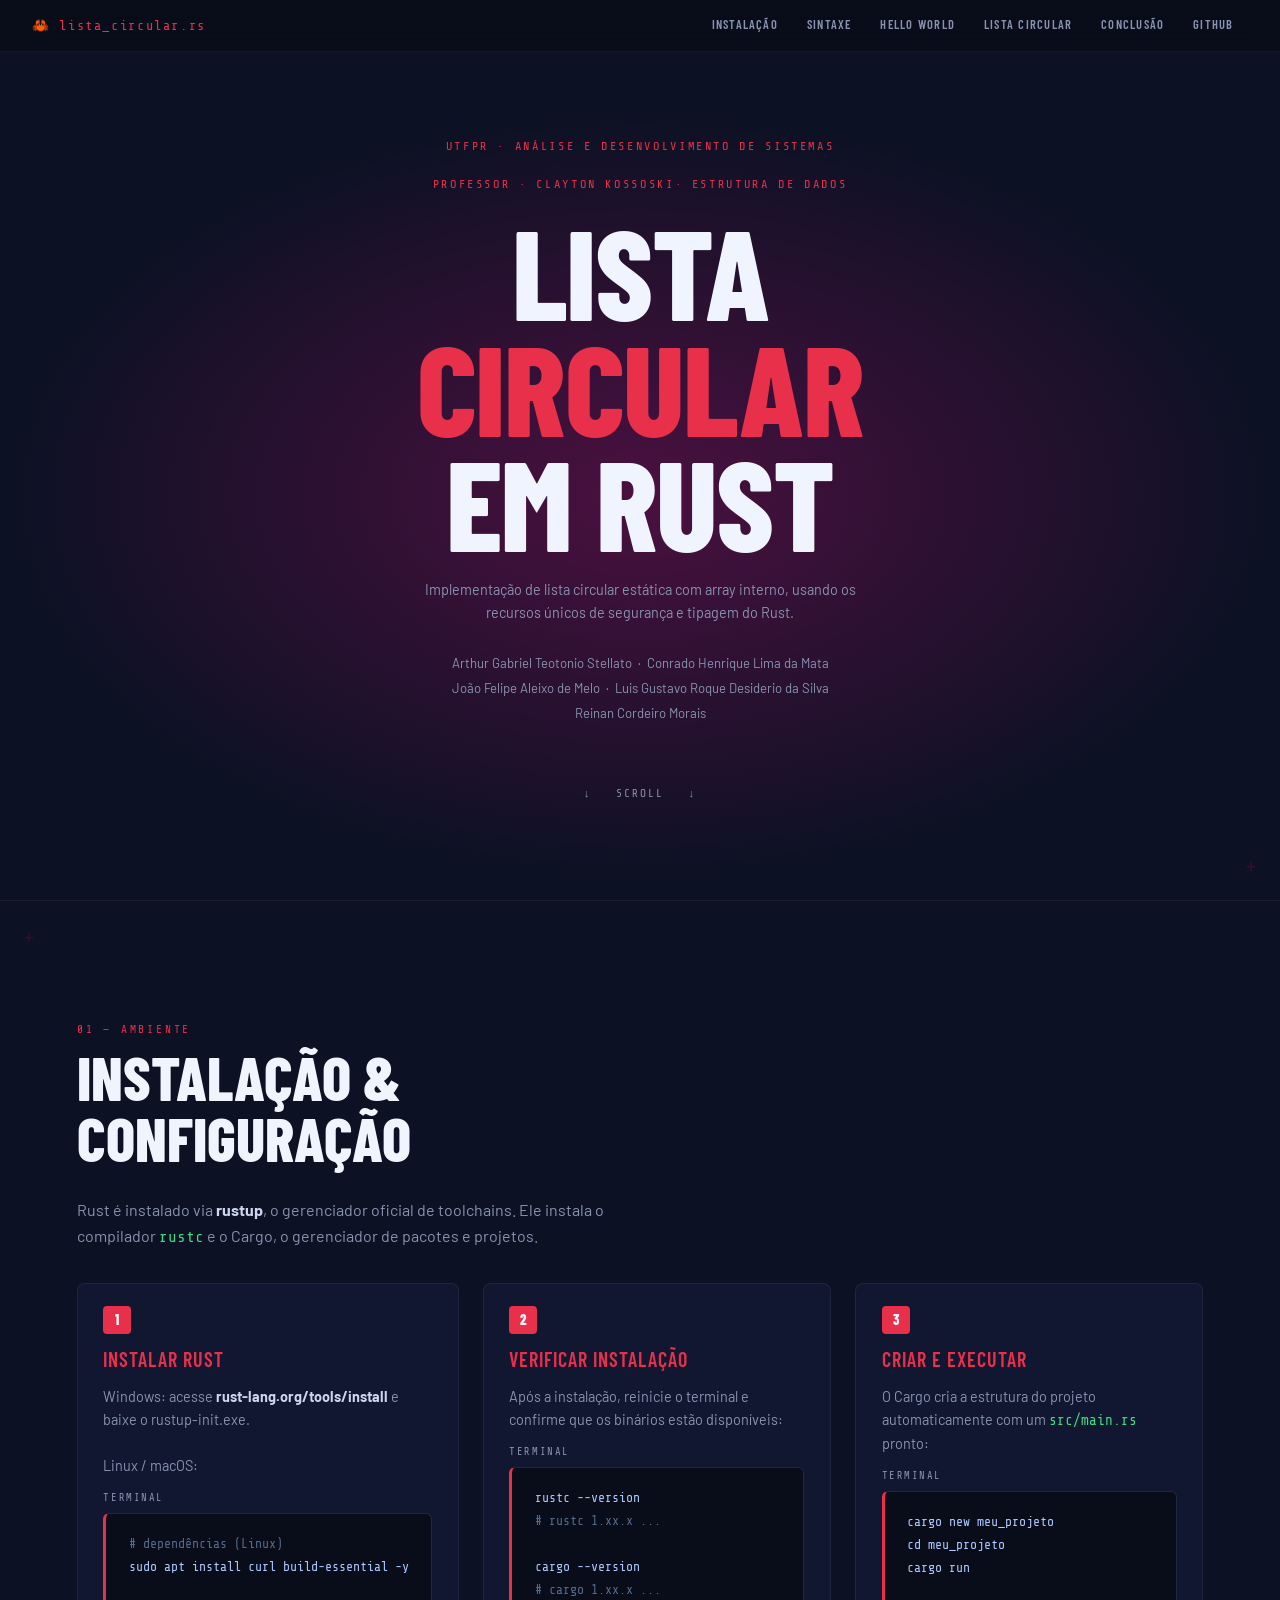
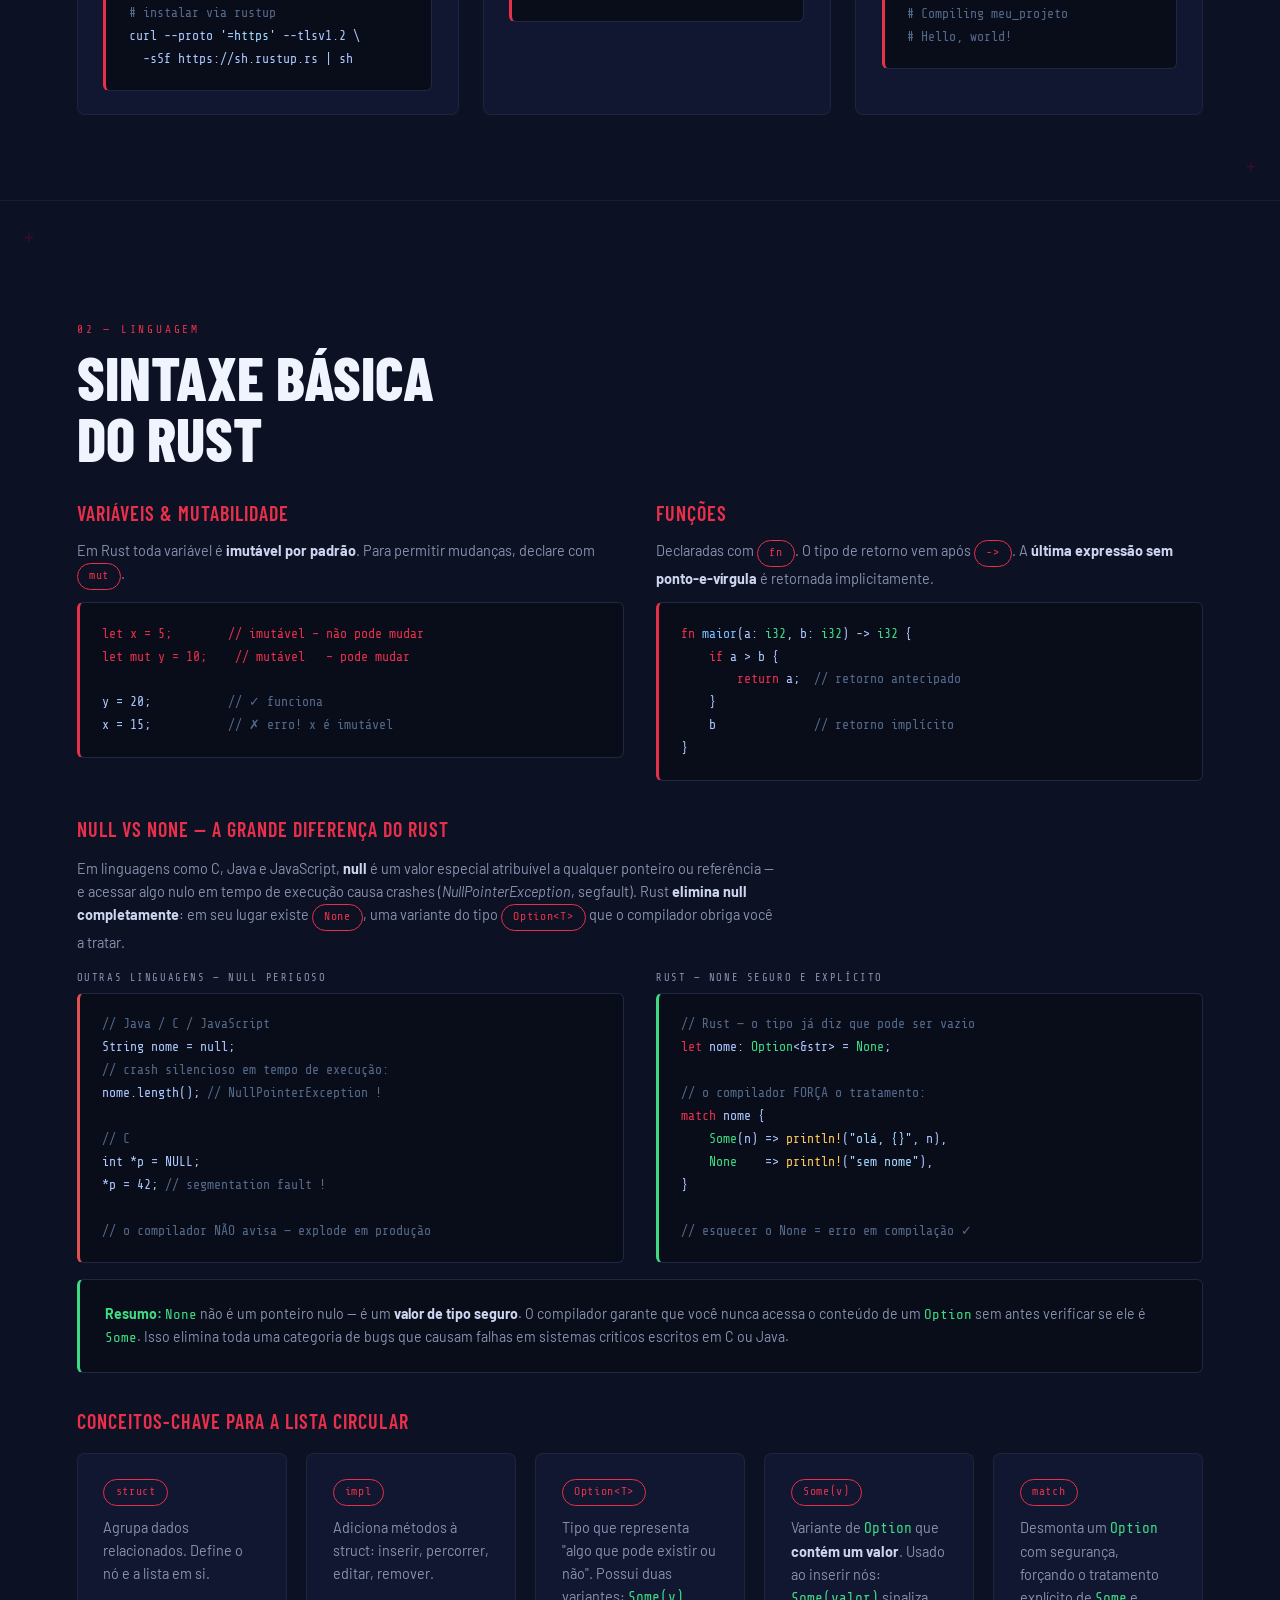
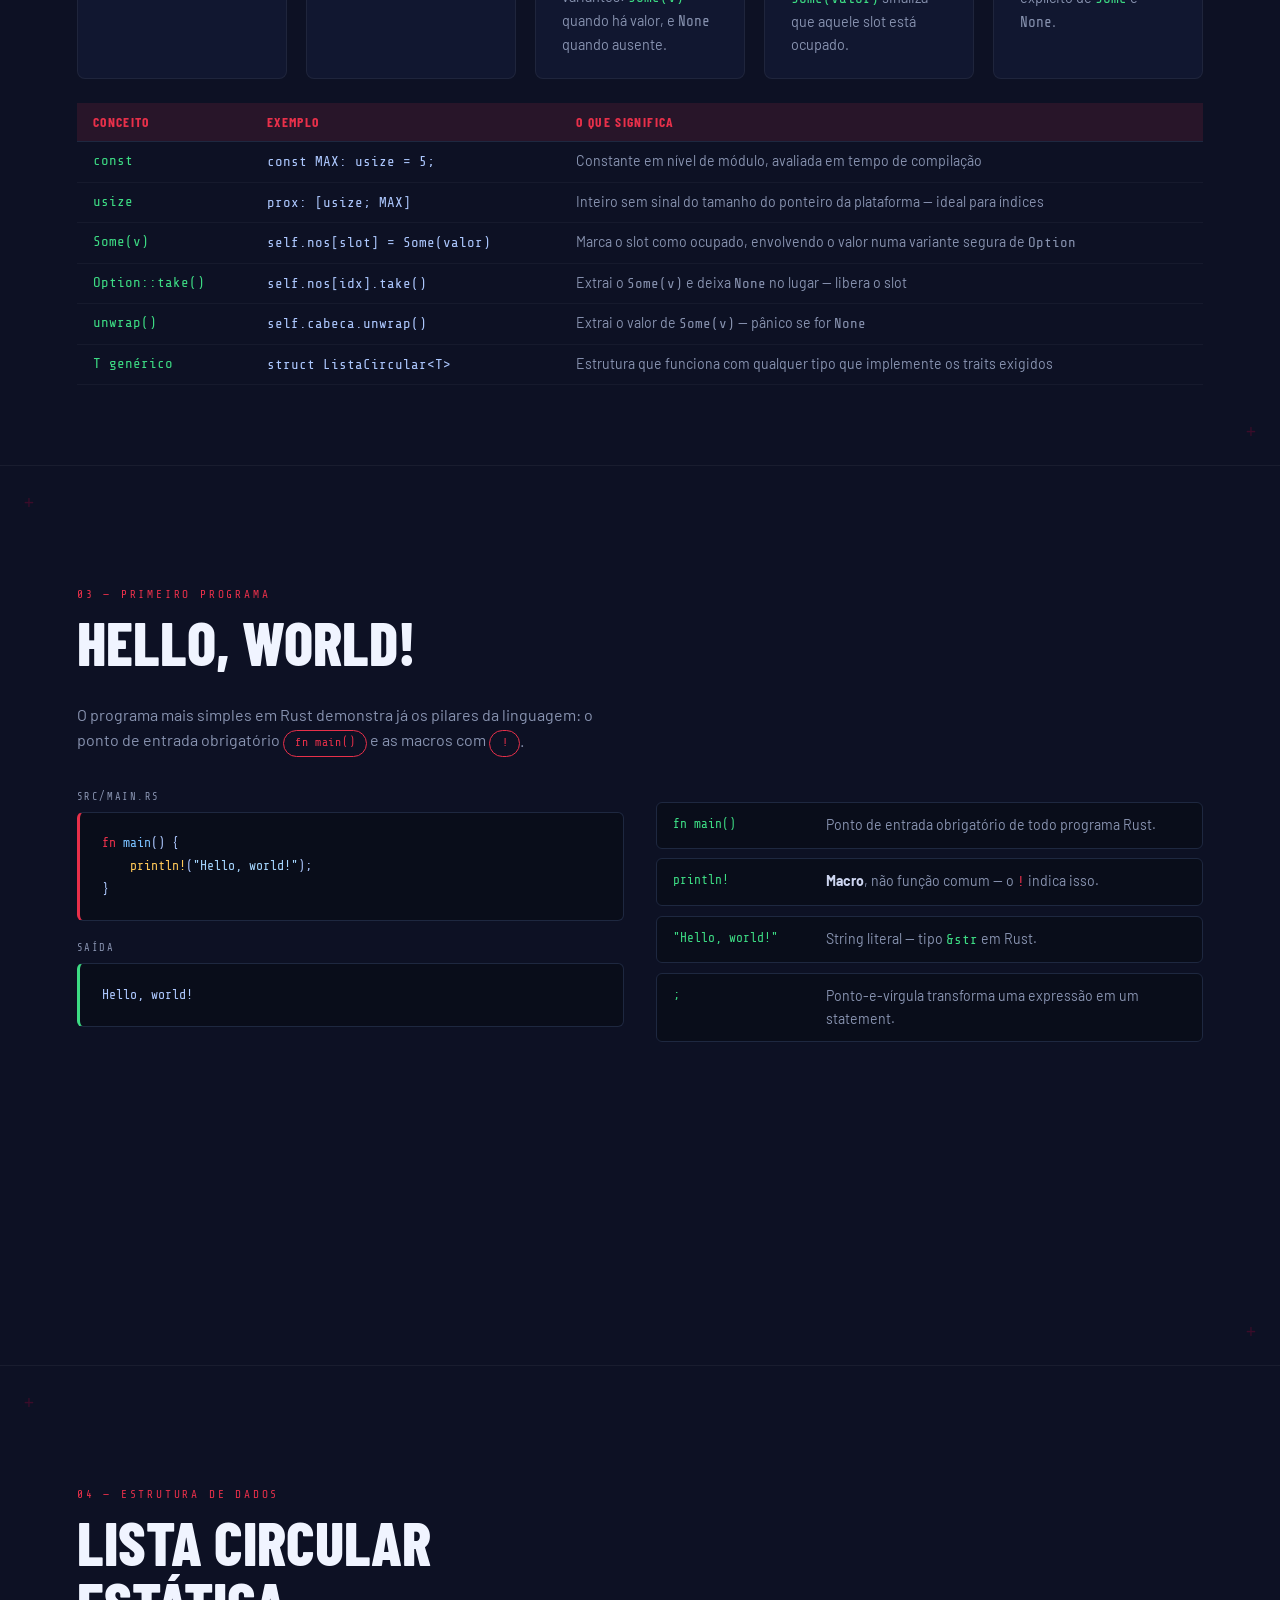
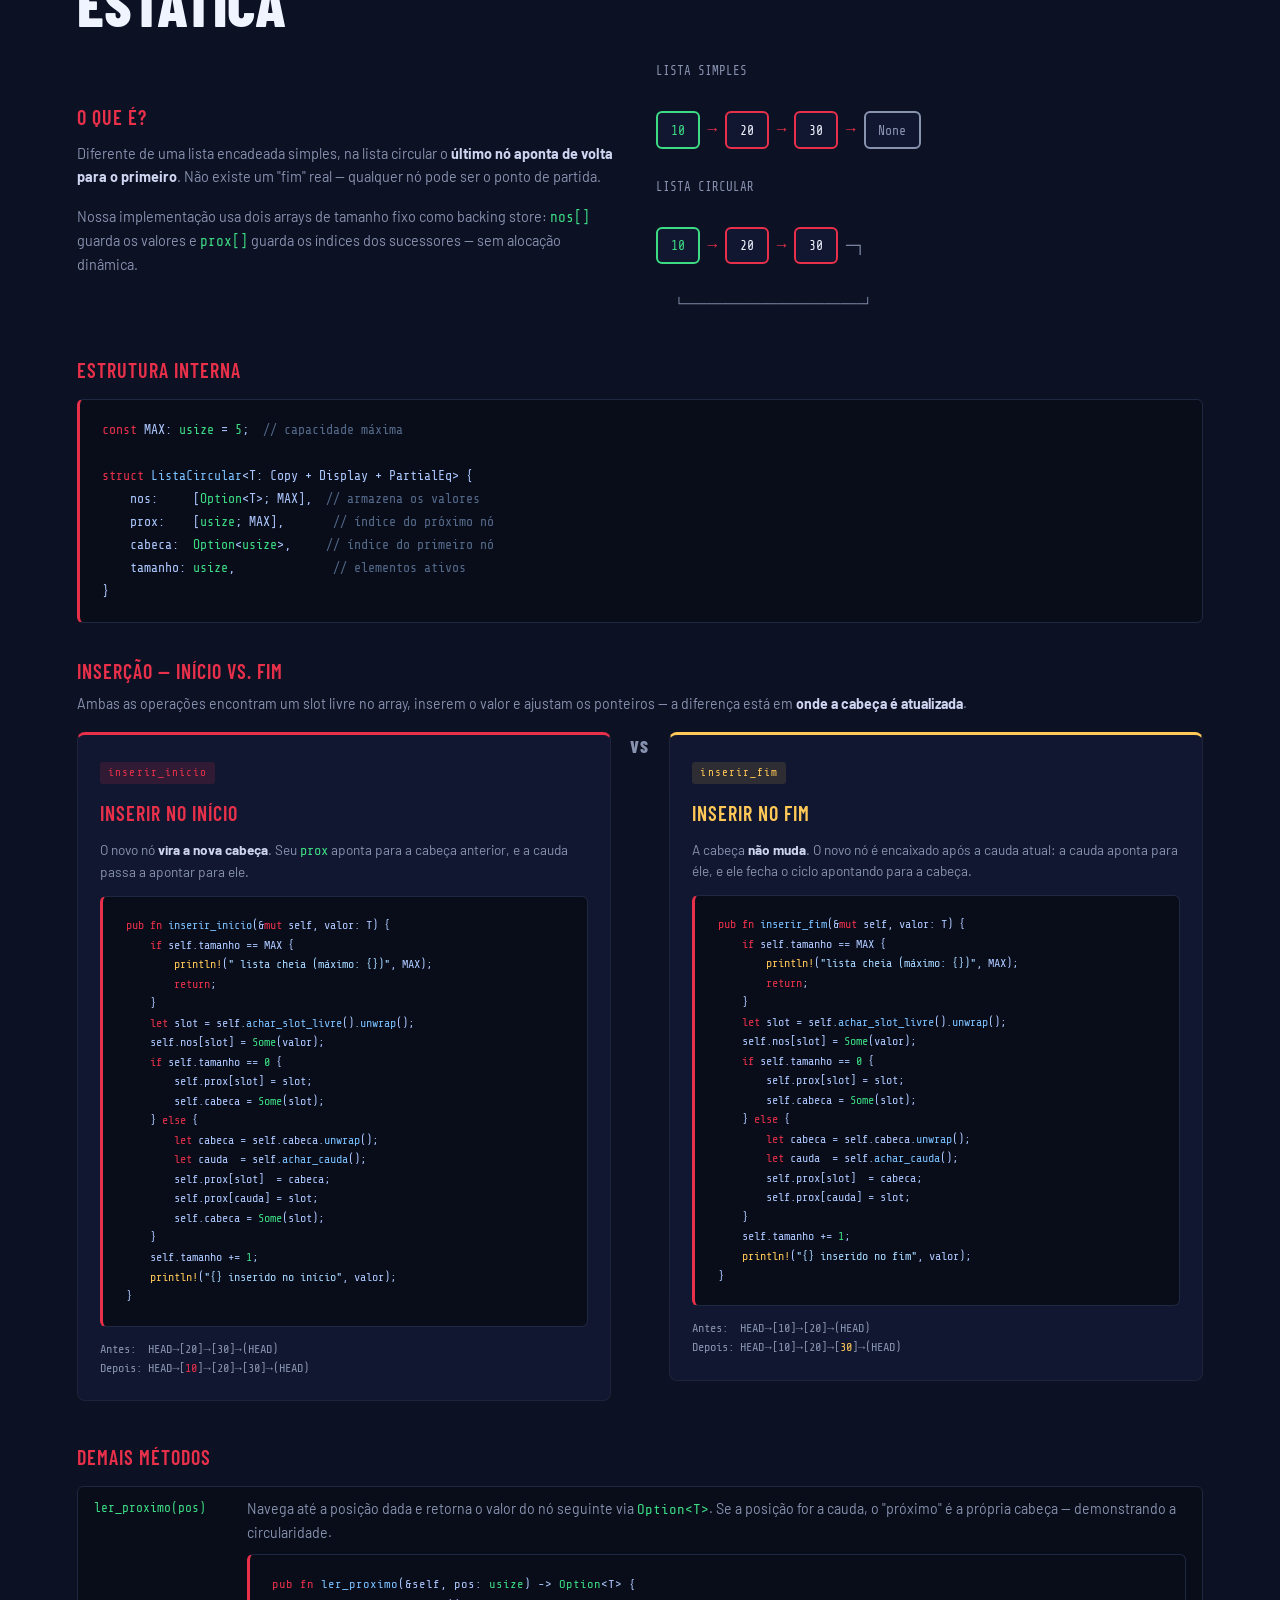
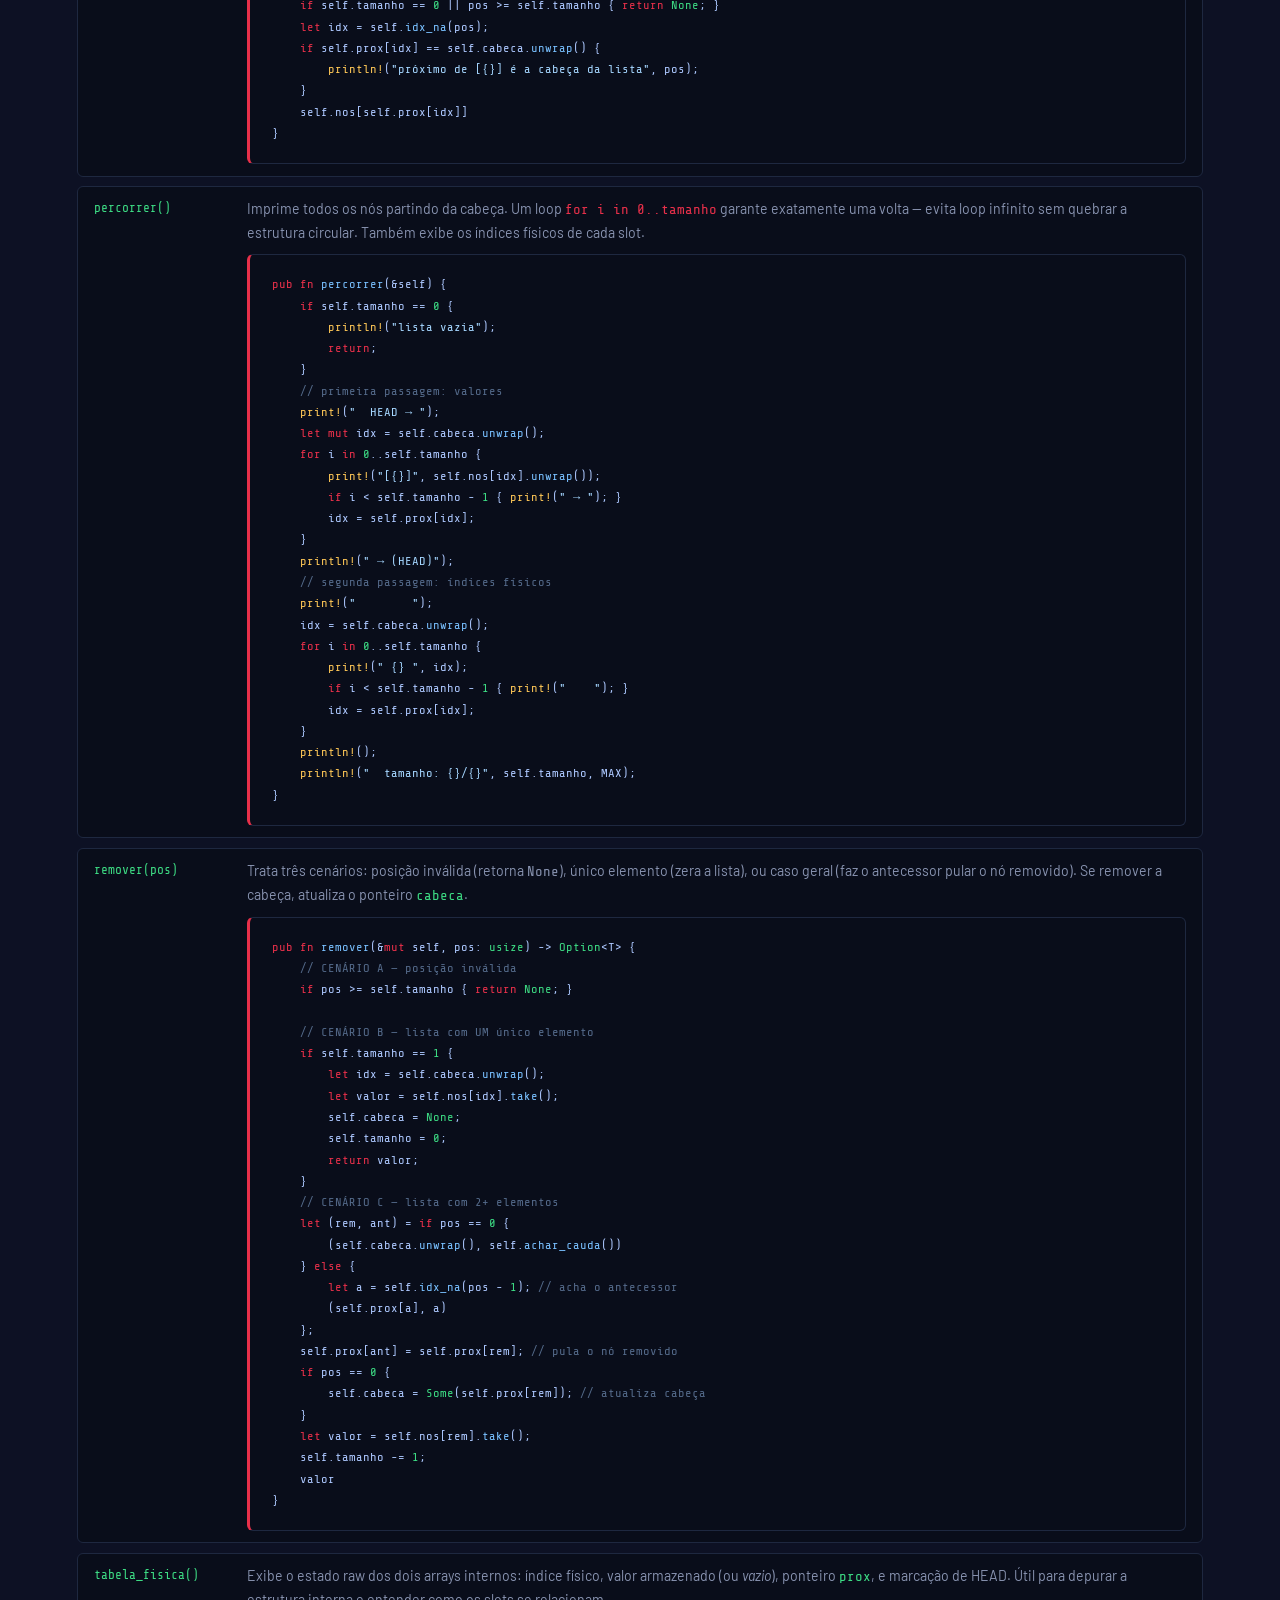
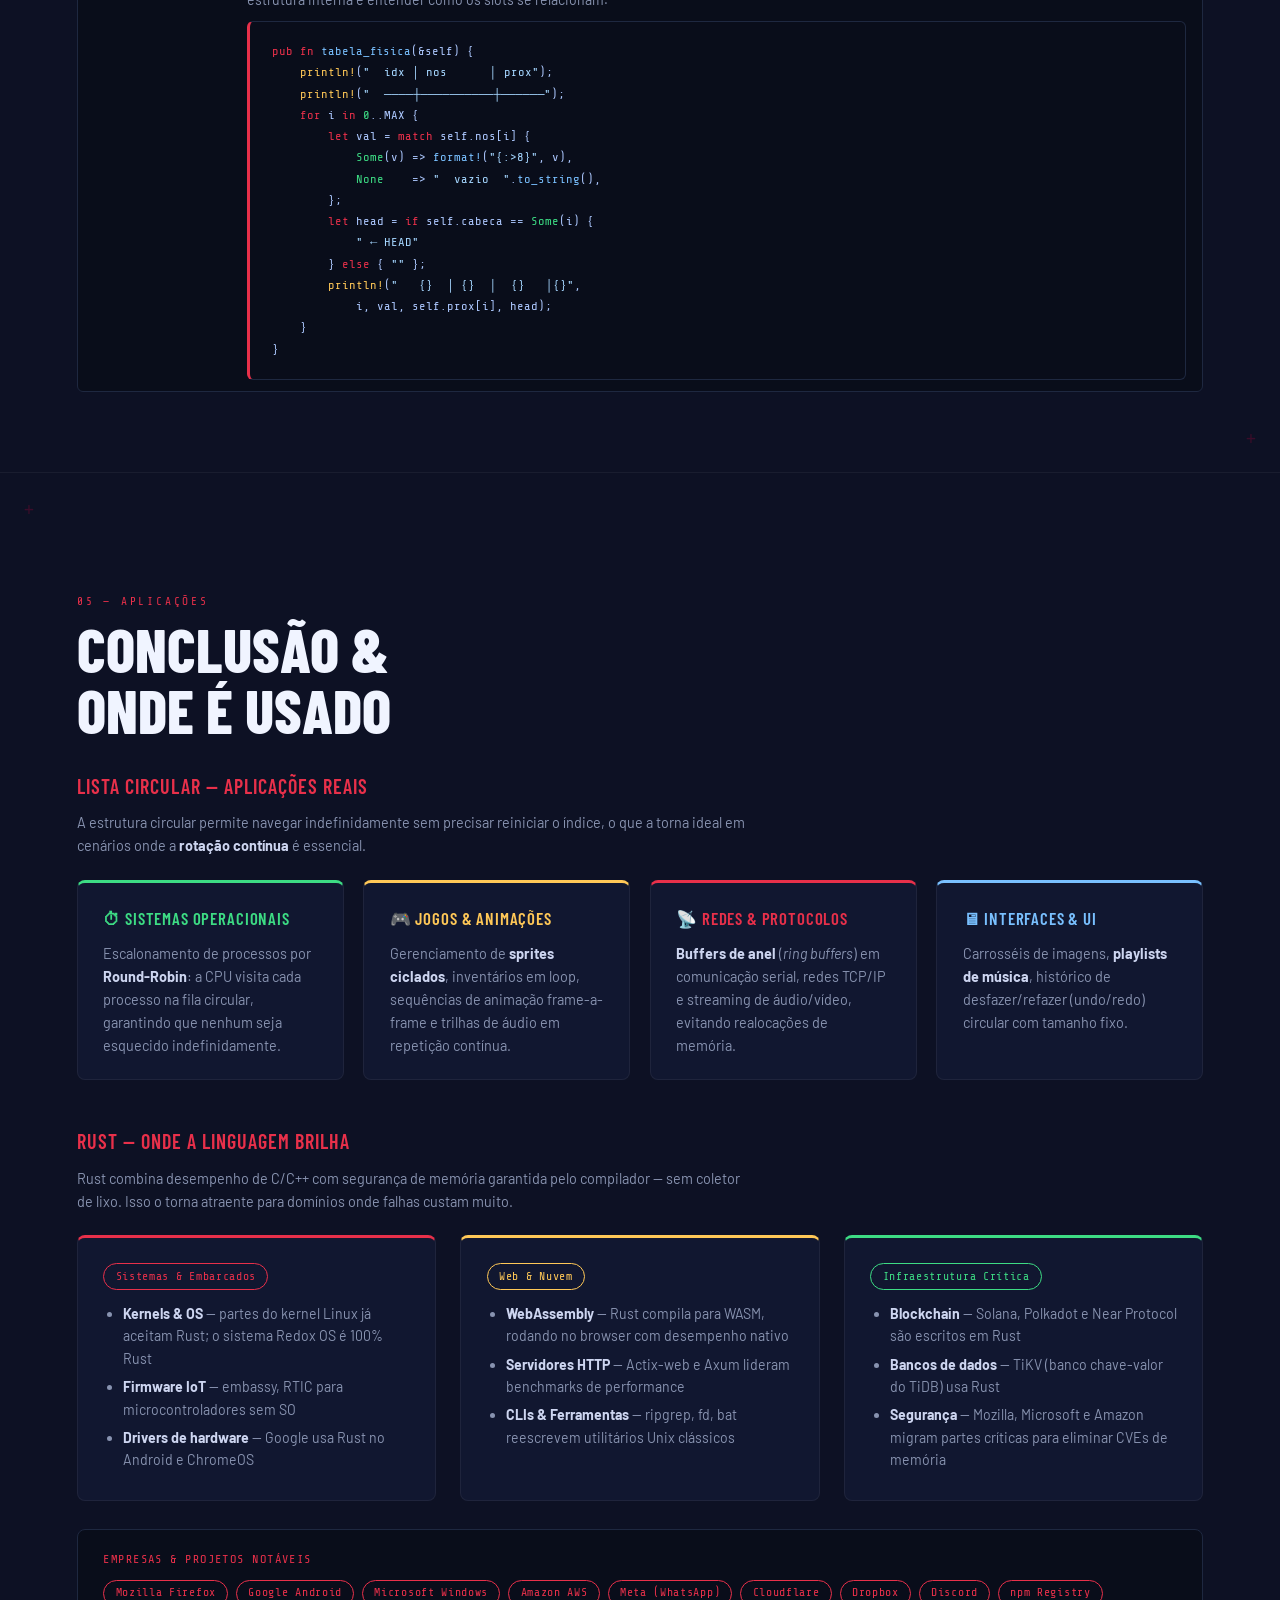
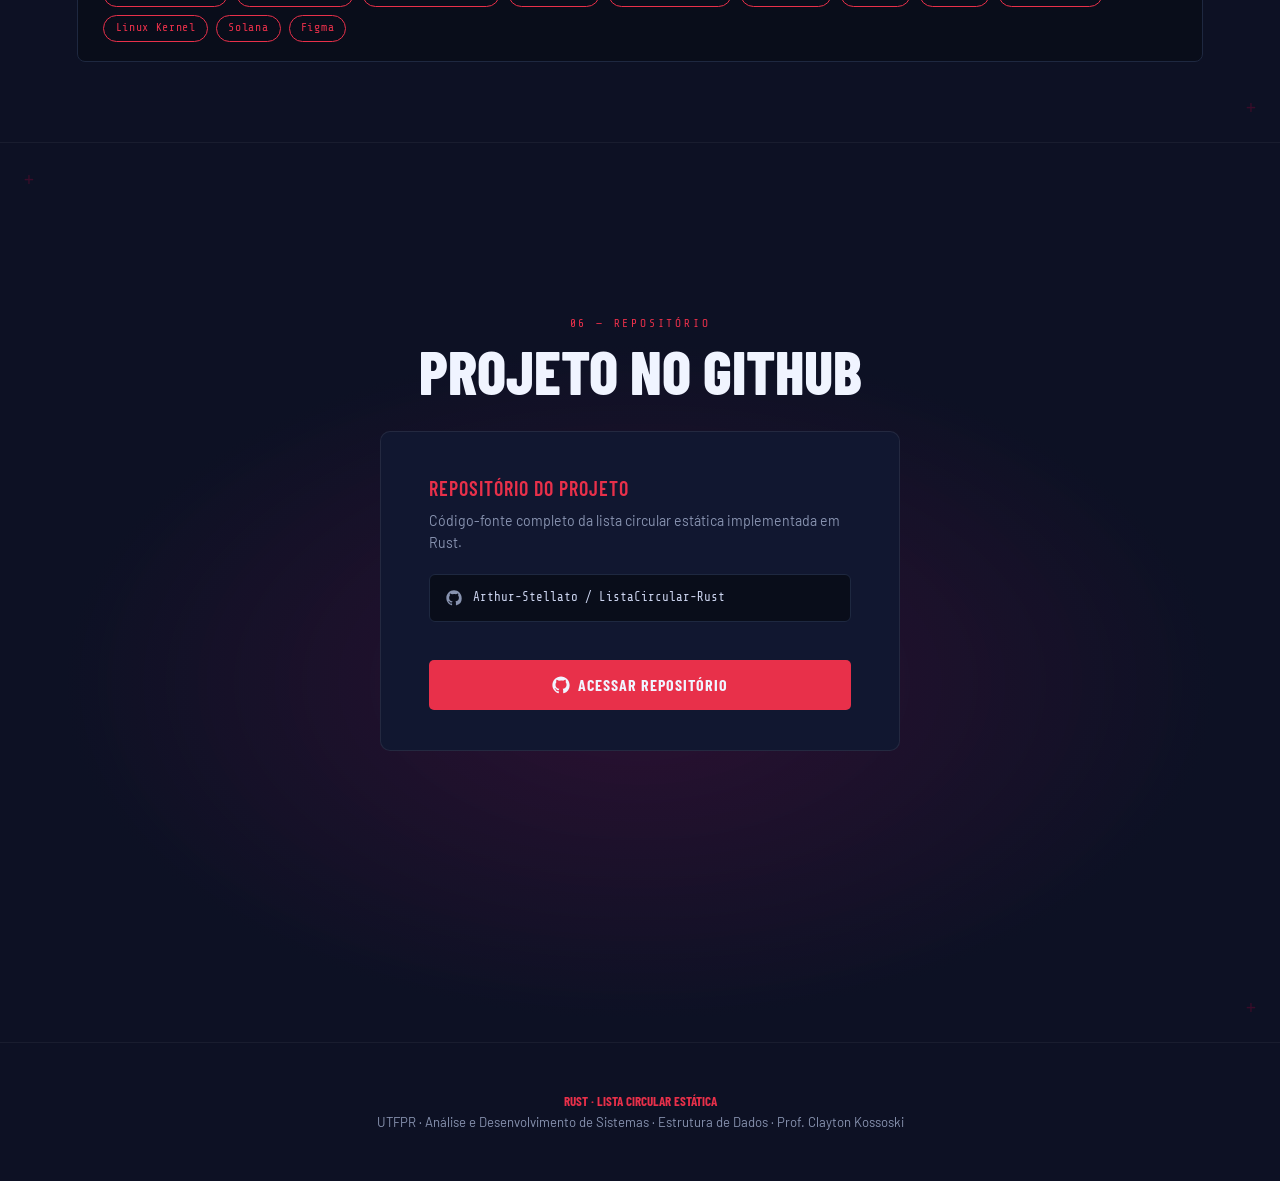
<file: Apresentação/index.html>
<!DOCTYPE html>
<html lang="pt-BR">
<head>
  <meta charset="UTF-8">
  <meta name="viewport" content="width=device-width, initial-scale=1.0">
  <title>Lista Circular — Rust</title>
  <link rel="preconnect" href="https://fonts.googleapis.com">
  <link href="https://fonts.googleapis.com/css2?family=Share+Tech+Mono&family=Barlow+Condensed:wght@300;600;800&family=Barlow:wght@300;400;500&display=swap" rel="stylesheet">
  <link rel="stylesheet" href="style.css">
  <script src="script.js" defer></script>
</head>
<body>

<nav>
  <span class="logo">&#x1F980; lista_circular.rs</span>
  <a href="#instalacao">Instalação</a>
  <a href="#sintaxe">Sintaxe</a>
  <a href="#hello">Hello World</a>
  <a href="#lista">Lista Circular</a>
  <a href="#conclusao">Conclusão</a>
  <a href="#github">GitHub</a>
</nav>

<section id="hero">
  <span class="tag">UTFPR · Análise e Desenvolvimento de Sistemas</span>
  <span class="tag">PROFESSOR · Clayton Kossoski· Estrutura de Dados</span>
  <h1>Lista<br><span>Circular</span><br>em Rust</h1>
  <p class="sub">Implementação de lista circular estática com array interno, usando os recursos únicos de segurança e tipagem do Rust.</p>
  <div class="authors">
    Arthur Gabriel Teotonio Stellato &nbsp;·&nbsp; Conrado Henrique Lima da Mata<br>
    João Felipe Aleixo de Melo &nbsp;·&nbsp; Luis Gustavo Roque Desiderio da Silva<br>
    Reinan Cordeiro Morais
  </div>
  <p class="scroll-hint">↓ &nbsp; SCROLL &nbsp; ↓</p>
</section>

<section id="instalacao">
  <div class="fade-in">
    <p class="sec-label">01 — Ambiente</p>
    <h2>Instalação &amp;<br>Configuração</h2>
    <p style="color:var(--muted);margin-bottom:2rem;max-width:560px;">
      Rust é instalado via <strong style="color:var(--light)">rustup</strong>, o gerenciador oficial de toolchains. Ele instala o compilador <code style="font-family:'Share Tech Mono',monospace;color:var(--green)">rustc</code> e o Cargo, o gerenciador de pacotes e projetos.
    </p>
    <div class="three-col">
      <div class="card">
        <div class="step">1</div>
        <h3>Instalar Rust</h3>
        <p style="margin-bottom:.8rem;">Windows: acesse <strong style="color:var(--light)">rust-lang.org/tools/install</strong> e baixe o rustup-init.exe.<br><br>Linux / macOS:</p>
        <div class="code-label">terminal</div>
        <div class="code-block"><span class="c"># dependências (Linux)</span>
sudo apt install curl build-essential -y

<span class="c"># instalar via rustup</span>
curl --proto <span class="s">'=https'</span> --tlsv1.2 \
  -sSf https://sh.rustup.rs | sh</div>
      </div>
      <div class="card">
        <div class="step">2</div>
        <h3>Verificar Instalação</h3>
        <p style="margin-bottom:.8rem;">Após a instalação, reinicie o terminal e confirme que os binários estão disponíveis:</p>
        <div class="code-label">terminal</div>
        <div class="code-block">rustc --version
<span class="c"># rustc 1.xx.x ...</span>

cargo --version
<span class="c"># cargo 1.xx.x ...</span></div>
      </div>
      <div class="card">
        <div class="step">3</div>
        <h3>Criar e Executar</h3>
        <p style="margin-bottom:.8rem;">O Cargo cria a estrutura do projeto automaticamente com um <code style="font-family:'Share Tech Mono';color:var(--green)">src/main.rs</code> pronto:</p>
        <div class="code-label">terminal</div>
        <div class="code-block">cargo new meu_projeto
cd meu_projeto
cargo run

<span class="c"># Compiling meu_projeto
# Hello, world!</span></div>
      </div>
    </div>
  </div>
</section>

<section id="sintaxe">
  <div class="fade-in">
    <p class="sec-label">02 — Linguagem</p>
    <h2>Sintaxe Básica<br>do Rust</h2>
    <div class="two-col" style="margin-bottom:2rem;">
      <div>
        <h3>Variáveis &amp; Mutabilidade</h3>
        <p style="color:var(--muted);font-size:.9rem;margin-bottom:.8rem;">
          Em Rust toda variável é <strong style="color:var(--light)">imutável por padrão</strong>. Para permitir mudanças, declare com <span class="pill">mut</span>.
        </p>
        <div class="code-block"><span class="k">let x = 5;        // imutável – não pode mudar</span>
<span class="k">let mut y = 10;    // mutável   – pode mudar</span>

y = 20;           <span class="c">// ✓ funciona</span>
x = 15;           <span class="c">// ✗ erro! x é imutável</span></div>
      </div>
      <div>
        <h3>Funções</h3>
        <p style="color:var(--muted);font-size:.9rem;margin-bottom:.8rem;">
          Declaradas com <span class="pill">fn</span>. O tipo de retorno vem após <span class="pill">-&gt;</span>. A <strong style="color:var(--light)">última expressão sem ponto-e-vírgula</strong> é retornada implicitamente.
        </p>
        <div class="code-block"><span class="k">fn</span> <span class="f">maior</span>(a: <span class="n">i32</span>, b: <span class="n">i32</span>) -> <span class="n">i32</span> {
    <span class="k">if</span> a > b {
        <span class="k">return</span> a;  <span class="c">// retorno antecipado</span>
    }
    b              <span class="c">// retorno implícito</span>
}</div>
      </div>
    </div>
    <h3 style="margin-bottom:.8rem;">null vs None — A grande diferença do Rust</h3>
    <p style="color:var(--muted);font-size:.9rem;max-width:700px;margin-bottom:1rem;">
      Em linguagens como C, Java e JavaScript, <strong style="color:var(--light)">null</strong> é um valor especial atribuível a qualquer ponteiro ou referência — e acessar algo nulo em tempo de execução causa crashes (<em>NullPointerException</em>, segfault). Rust <strong style="color:var(--light)">elimina null completamente</strong>: em seu lugar existe <span class="pill">None</span>, uma variante do tipo <span class="pill">Option&lt;T&gt;</span> que o compilador obriga você a tratar.
    </p>
    <div class="two-col" style="margin-bottom:0;">
      <div>
        <div class="code-label">outras linguagens — null perigoso</div>
        <div class="code-block" style="border-left-color:#e05252;"><span class="c">// Java / C / JavaScript</span>
String nome = null;
<span class="c">// crash silencioso em tempo de execução:</span>
nome.length(); <span class="c">// NullPointerException !</span>

<span class="c">// C</span>
int *p = NULL;
*p = 42; <span class="c">// segmentation fault !</span>

<span class="c">// o compilador NÃO avisa — explode em produção</span></div>
      </div>
      <div>
        <div class="code-label">Rust — None seguro e explícito</div>
        <div class="code-block" style="border-left-color:var(--green);"><span class="c">// Rust — o tipo já diz que pode ser vazio</span>
<span class="k">let</span> nome: <span class="n">Option</span>&lt;&amp;str&gt; = <span class="n">None</span>;

<span class="c">// o compilador FORÇA o tratamento:</span>
<span class="k">match</span> nome {
    <span class="n">Some</span>(n) => <span class="m">println!</span>(<span class="s">"olá, {}"</span>, n),
    <span class="n">None</span>    => <span class="m">println!</span>(<span class="s">"sem nome"</span>),
}

<span class="c">// esquecer o None = erro em compilação ✓</span></div>
      </div>
    </div>
    <div class="card" style="margin-top:1rem;margin-bottom:2rem;background:var(--code-bg);border-color:var(--code-border);border-left:3px solid var(--green);border-radius:6px;">
      <p style="font-size:.88rem;color:var(--muted);">
        <strong style="color:var(--green);">Resumo:</strong> <code style="font-family:'Share Tech Mono';color:var(--green)">None</code> não é um ponteiro nulo — é um <strong style="color:var(--light)">valor de tipo seguro</strong>. O compilador garante que você nunca acessa o conteúdo de um <code style="font-family:'Share Tech Mono';color:var(--green)">Option</code> sem antes verificar se ele é <code style="font-family:'Share Tech Mono';color:var(--green)">Some</code>. Isso elimina toda uma categoria de bugs que causam falhas em sistemas críticos escritos em C ou Java.
      </p>
    </div>

    <h3 style="margin-bottom:1rem;">Conceitos-chave para a Lista Circular</h3>
    <div style="display:grid;grid-template-columns:repeat(5,1fr);gap:1.2rem;margin-bottom:1rem;">
      <div class="card"><span class="pill">struct</span><p style="margin-top:.6rem;">Agrupa dados relacionados. Define o nó e a lista em si.</p></div>
      <div class="card"><span class="pill">impl</span><p style="margin-top:.6rem;">Adiciona métodos à struct: inserir, percorrer, editar, remover.</p></div>
      <div class="card"><span class="pill">Option&lt;T&gt;</span><p style="margin-top:.6rem;">Tipo que representa "algo que pode existir ou não". Possui duas variantes: <code style="font-family:'Share Tech Mono';color:var(--green)">Some(v)</code> quando há valor, e <code style="font-family:'Share Tech Mono';color:var(--muted)">None</code> quando ausente.</p></div>
      <div class="card"><span class="pill">Some(v)</span><p style="margin-top:.6rem;">Variante de <code style="font-family:'Share Tech Mono';color:var(--green)">Option</code> que <strong style="color:var(--light)">contém um valor</strong>. Usado ao inserir nós: <code style="font-family:'Share Tech Mono';color:var(--green)">Some(valor)</code> sinaliza que aquele slot está ocupado.</p></div>
      <div class="card"><span class="pill">match</span><p style="margin-top:.6rem;">Desmonta um <code style="font-family:'Share Tech Mono';color:var(--green)">Option</code> com segurança, forçando o tratamento explícito de <code style="font-family:'Share Tech Mono';color:var(--green)">Some</code> e <code style="font-family:'Share Tech Mono';color:var(--muted)">None</code>.</p></div>
    </div>
    <div style="margin-top:1.5rem;">
      <table class="syntax-table">
        <thead><tr><th>Conceito</th><th>Exemplo</th><th>O que significa</th></tr></thead>
        <tbody>
          <tr><td>const</td><td><code style="font-family:'Share Tech Mono';color:#adc8ff">const MAX: usize = 5;</code></td><td>Constante em nível de módulo, avaliada em tempo de compilação</td></tr>
          <tr><td>usize</td><td><code style="font-family:'Share Tech Mono';color:#adc8ff">prox: [usize; MAX]</code></td><td>Inteiro sem sinal do tamanho do ponteiro da plataforma — ideal para índices</td></tr>
          <tr><td>Some(v)</td><td><code style="font-family:'Share Tech Mono';color:#adc8ff">self.nos[slot] = Some(valor)</code></td><td>Marca o slot como ocupado, envolvendo o valor numa variante segura de <code style="font-family:'Share Tech Mono'">Option</code></td></tr>
          <tr><td>Option::take()</td><td><code style="font-family:'Share Tech Mono';color:#adc8ff">self.nos[idx].take()</code></td><td>Extrai o <code style="font-family:'Share Tech Mono'">Some(v)</code> e deixa <code style="font-family:'Share Tech Mono'">None</code> no lugar — libera o slot</td></tr>
          <tr><td>unwrap()</td><td><code style="font-family:'Share Tech Mono';color:#adc8ff">self.cabeca.unwrap()</code></td><td>Extrai o valor de <code style="font-family:'Share Tech Mono'">Some(v)</code> — pânico se for <code style="font-family:'Share Tech Mono'">None</code></td></tr>
          <tr><td>T genérico</td><td><code style="font-family:'Share Tech Mono';color:#adc8ff">struct ListaCircular&lt;T&gt;</code></td><td>Estrutura que funciona com qualquer tipo que implemente os traits exigidos</td></tr>
        </tbody>
      </table>
    </div>
  </div>
</section>

<section id="hello">
  <div class="fade-in">
    <p class="sec-label">03 — Primeiro Programa</p>
    <h2>Hello, World!</h2>
    <p style="color:var(--muted);max-width:560px;margin-bottom:2rem;">
      O programa mais simples em Rust demonstra já os pilares da linguagem: o ponto de entrada obrigatório <span class="pill">fn main()</span> e as macros com <span class="pill">!</span>.
    </p>
    <div class="two-col">
      <div>
        <div class="code-label">src/main.rs</div>
        <div class="code-block"><span class="k">fn</span> <span class="f">main</span>() {
    <span class="m">println!</span>(<span class="s">"Hello, world!"</span>);
}</div>
        <div class="code-label" style="margin-top:1.2rem;">saída</div>
        <div class="code-block" style="border-left-color:var(--green)">Hello, world!</div>
      </div>
      <div class="method-list">
        <div class="method-item"><span class="method-name">fn main()</span><span class="method-desc">Ponto de entrada obrigatório de todo programa Rust.</span></div>
        <div class="method-item"><span class="method-name">println!</span><span class="method-desc"><strong style="color:var(--light)">Macro</strong>, não função comum — o <code style="font-family:'Share Tech Mono';color:var(--accent)">!</code> indica isso.</span></div>
        <div class="method-item"><span class="method-name">"Hello, world!"</span><span class="method-desc">String literal — tipo <code style="font-family:'Share Tech Mono';color:var(--green)">&str</code> em Rust.</span></div>
        <div class="method-item"><span class="method-name">;</span><span class="method-desc">Ponto-e-vírgula transforma uma expressão em um statement.</span></div>
      </div>
    </div>
  </div>
</section>

<section id="lista">
  <div class="fade-in">
    <p class="sec-label">04 — Estrutura de Dados</p>
    <h2>Lista Circular<br>Estática</h2>

    <div class="two-col" style="margin-bottom:2.5rem;align-items:center;">
      <div>
        <h3>O que é?</h3>
        <p style="color:var(--muted);font-size:.9rem;margin-bottom:1rem;">
          Diferente de uma lista encadeada simples, na lista circular o <strong style="color:var(--light)">último nó aponta de volta para o primeiro</strong>. Não existe um "fim" real — qualquer nó pode ser o ponto de partida.
        </p>
        <p style="color:var(--muted);font-size:.9rem;">
          Nossa implementação usa dois arrays de tamanho fixo como backing store: <code style="font-family:'Share Tech Mono';color:var(--green)">nos[]</code> guarda os valores e <code style="font-family:'Share Tech Mono';color:var(--green)">prox[]</code> guarda os índices dos sucessores — sem alocação dinâmica.
        </p>
      </div>
      <div>
        <p style="font-size:.78rem;color:var(--muted);margin-bottom:.5rem;font-family:'Share Tech Mono',monospace;">LISTA SIMPLES</p>
        <div class="circular-viz" style="justify-content:flex-start;flex-wrap:nowrap;overflow-x:auto;">
          <div class="node head">10</div><span class="arrow">→</span>
          <div class="node">20</div><span class="arrow">→</span>
          <div class="node">30</div><span class="arrow">→</span>
          <div class="node" style="color:var(--muted);border-color:var(--muted)">None</div>
        </div>
        <p style="font-size:.78rem;color:var(--muted);margin:.9rem 0 .5rem;font-family:'Share Tech Mono',monospace;">LISTA CIRCULAR</p>
        <div class="circular-viz" style="justify-content:flex-start;flex-wrap:nowrap;">
          <div class="node head">10</div><span class="arrow">→</span>
          <div class="node">20</div><span class="arrow">→</span>
          <div class="node">30</div><span class="arrow back">─┐</span>
        </div>
        <div style="display:flex;align-items:center;gap:.5rem;margin-left:1.2rem;font-family:'Share Tech Mono',monospace;font-size:.82rem;">
          <span style="color:var(--muted)">└───────────────────────┘</span>
        </div>
      </div>
    </div>

    <h3 style="margin-bottom:.8rem;">Estrutura interna</h3>
    <div class="code-block" style="margin-bottom:2rem;"><span class="k">const</span> MAX: <span class="n">usize</span> = <span class="n">5</span>;  <span class="c">// capacidade máxima</span>

<span class="k">struct</span> <span class="f">ListaCircular</span>&lt;T: Copy + Display + PartialEq&gt; {
    nos:     [<span class="n">Option</span>&lt;T&gt;; MAX],  <span class="c">// armazena os valores</span>
    prox:    [<span class="n">usize</span>; MAX],       <span class="c">// índice do próximo nó</span>
    cabeca:  <span class="n">Option</span>&lt;<span class="n">usize</span>&gt;,     <span class="c">// índice do primeiro nó</span>
    tamanho: <span class="n">usize</span>,              <span class="c">// elementos ativos</span>
}</div>

    <h3 style="margin-bottom:.4rem;">Inserção — Início vs. Fim</h3>
    <p style="color:var(--muted);font-size:.88rem;margin-bottom:.8rem;">
      Ambas as operações encontram um slot livre no array, inserem o valor e ajustam os ponteiros — a diferença está em <strong style="color:var(--light)">onde a cabeça é atualizada</strong>.
    </p>

    <div class="insert-compare">
      <div class="insert-card inicio">
        <div class="badge inicio">inserir_inicio</div>
        <h3>Inserir no Início</h3>
        <p style="font-size:.85rem;color:var(--muted);margin-bottom:.8rem;">O novo nó <strong style="color:var(--light)">vira a nova cabeça</strong>. Seu <code style="font-family:'Share Tech Mono';color:var(--green)">prox</code> aponta para a cabeça anterior, e a cauda passa a apontar para ele.</p>
        <div class="code-block" style="font-size:.76rem;"><span class="k">pub fn</span> <span class="f">inserir_inicio</span>(&amp;<span class="k">mut</span> self, valor: T) {
    <span class="k">if</span> self.tamanho == MAX {
        <span class="m">println!</span>(<span class="s">" lista cheia (máximo: {})"</span>, MAX);
        <span class="k">return</span>;
    }
    <span class="k">let</span> slot = self.<span class="f">achar_slot_livre</span>().<span class="f">unwrap</span>();
    self.nos[slot] = <span class="n">Some</span>(valor);
    <span class="k">if</span> self.tamanho == <span class="n">0</span> {
        self.prox[slot] = slot;
        self.cabeca = <span class="n">Some</span>(slot);
    } <span class="k">else</span> {
        <span class="k">let</span> cabeca = self.cabeca.<span class="f">unwrap</span>();
        <span class="k">let</span> cauda  = self.<span class="f">achar_cauda</span>();
        self.prox[slot]  = cabeca;
        self.prox[cauda] = slot;
        self.cabeca = <span class="n">Some</span>(slot);
    }
    self.tamanho += <span class="n">1</span>;
    <span class="m">println!</span>(<span class="s">"{} inserido no início"</span>, valor);
}</div>
        <div style="margin-top:.8rem;font-family:'Share Tech Mono',monospace;font-size:.75rem;color:var(--muted);">
          Antes:&nbsp; HEAD→[20]→[30]→(HEAD)<br>
          Depois: HEAD→[<span style="color:var(--accent)">10</span>]→[20]→[30]→(HEAD)
        </div>
      </div>

      <div class="vs-badge">VS</div>

      <div class="insert-card fim">
        <div class="badge fim">inserir_fim</div>
        <h3 class="fim-title">Inserir no Fim</h3>
        <p style="font-size:.85rem;color:var(--muted);margin-bottom:.8rem;">A cabeça <strong style="color:var(--light)">não muda</strong>. O novo nó é encaixado após a cauda atual: a cauda aponta para éle, e ele fecha o ciclo apontando para a cabeça.</p>
        <div class="code-block" style="font-size:.76rem;"><span class="k">pub fn</span> <span class="f">inserir_fim</span>(&amp;<span class="k">mut</span> self, valor: T) {
    <span class="k">if</span> self.tamanho == MAX {
        <span class="m">println!</span>(<span class="s">"lista cheia (máximo: {})"</span>, MAX);
        <span class="k">return</span>;
    }
    <span class="k">let</span> slot = self.<span class="f">achar_slot_livre</span>().<span class="f">unwrap</span>();
    self.nos[slot] = <span class="n">Some</span>(valor);
    <span class="k">if</span> self.tamanho == <span class="n">0</span> {
        self.prox[slot] = slot;
        self.cabeca = <span class="n">Some</span>(slot);
    } <span class="k">else</span> {
        <span class="k">let</span> cabeca = self.cabeca.<span class="f">unwrap</span>();
        <span class="k">let</span> cauda  = self.<span class="f">achar_cauda</span>();
        self.prox[slot]  = cabeca;
        self.prox[cauda] = slot;
    }
    self.tamanho += <span class="n">1</span>;
    <span class="m">println!</span>(<span class="s">"{} inserido no fim"</span>, valor);
}</div>
        <div style="margin-top:.8rem;font-family:'Share Tech Mono',monospace;font-size:.75rem;color:var(--muted);">
          Antes:&nbsp; HEAD→[10]→[20]→(HEAD)<br>
          Depois: HEAD→[10]→[20]→[<span style="color:var(--yellow)">30</span>]→(HEAD)
        </div>
      </div>
    </div>

    <h3 style="margin-top:2.5rem;margin-bottom:.8rem;">Demais Métodos</h3>
    <div class="method-list">
      <div class="method-item">
        <span class="method-name">ler_proximo(pos)</span>
        <div><span class="method-desc">Navega até a posição dada e retorna o valor do nó seguinte via <code style="font-family:'Share Tech Mono';color:var(--green)">Option&lt;T&gt;</code>. Se a posição for a cauda, o "próximo" é a própria cabeça — demonstrando a circularidade.</span>
        <div class="code-block" style="margin-top:.6rem;font-size:.76rem;"><span class="k">pub fn</span> <span class="f">ler_proximo</span>(&amp;self, pos: <span class="n">usize</span>) -> <span class="n">Option</span>&lt;T&gt; {
    <span class="k">if</span> self.tamanho == <span class="n">0</span> || pos >= self.tamanho { <span class="k">return</span> <span class="n">None</span>; }
    <span class="k">let</span> idx = self.<span class="f">idx_na</span>(pos);
    <span class="k">if</span> self.prox[idx] == self.cabeca.<span class="f">unwrap</span>() {
        <span class="m">println!</span>(<span class="s">"próximo de [{}] é a cabeça da lista"</span>, pos);
    }
    self.nos[self.prox[idx]]
}</div></div>
      </div>
      <div class="method-item">
        <span class="method-name">percorrer()</span>
        <div>
          <span class="method-desc">Imprime todos os nós partindo da cabeça. Um loop <code style="font-family:'Share Tech Mono';color:var(--accent)">for i in 0..tamanho</code> garante exatamente uma volta — evita loop infinito sem quebrar a estrutura circular. Também exibe os índices físicos de cada slot.</span>
          <div class="code-block" style="margin-top:.6rem;font-size:.76rem;"><span class="k">pub fn</span> <span class="f">percorrer</span>(&amp;self) {
    <span class="k">if</span> self.tamanho == <span class="n">0</span> {
        <span class="m">println!</span>(<span class="s">"lista vazia"</span>);
        <span class="k">return</span>;
    }
    <span class="c">// primeira passagem: valores</span>
    <span class="m">print!</span>(<span class="s">"  HEAD → "</span>);
    <span class="k">let mut</span> idx = self.cabeca.<span class="f">unwrap</span>();
    <span class="k">for</span> i <span class="k">in</span> <span class="n">0</span>..self.tamanho {
        <span class="m">print!</span>(<span class="s">"[{}]"</span>, self.nos[idx].<span class="f">unwrap</span>());
        <span class="k">if</span> i &lt; self.tamanho - <span class="n">1</span> { <span class="m">print!</span>(<span class="s">" → "</span>); }
        idx = self.prox[idx];
    }
    <span class="m">println!</span>(<span class="s">" → (HEAD)"</span>);
    <span class="c">// segunda passagem: índices físicos</span>
    <span class="m">print!</span>(<span class="s">"        "</span>);
    idx = self.cabeca.<span class="f">unwrap</span>();
    <span class="k">for</span> i <span class="k">in</span> <span class="n">0</span>..self.tamanho {
        <span class="m">print!</span>(<span class="s">" {} "</span>, idx);
        <span class="k">if</span> i &lt; self.tamanho - <span class="n">1</span> { <span class="m">print!</span>(<span class="s">"    "</span>); }
        idx = self.prox[idx];
    }
    <span class="m">println!</span>();
    <span class="m">println!</span>(<span class="s">"  tamanho: {}/{}"</span>, self.tamanho, MAX);
}</div>
        </div>
      </div>
      <div class="method-item">
        <span class="method-name">remover(pos)</span>
        <div>
          <span class="method-desc">Trata três cenários: posição inválida (retorna <code style="font-family:'Share Tech Mono';color:var(--muted)">None</code>), único elemento (zera a lista), ou caso geral (faz o antecessor pular o nó removido). Se remover a cabeça, atualiza o ponteiro <code style="font-family:'Share Tech Mono';color:var(--green)">cabeca</code>.</span>
          <div class="code-block" style="margin-top:.6rem;font-size:.76rem;"><span class="k">pub fn</span> <span class="f">remover</span>(&amp;<span class="k">mut</span> self, pos: <span class="n">usize</span>) -> <span class="n">Option</span>&lt;T&gt; {
    <span class="c">// CENÁRIO A — posição inválida</span>
    <span class="k">if</span> pos >= self.tamanho { <span class="k">return</span> <span class="n">None</span>; }

    <span class="c">// CENÁRIO B — lista com UM único elemento</span>
    <span class="k">if</span> self.tamanho == <span class="n">1</span> {
        <span class="k">let</span> idx = self.cabeca.<span class="f">unwrap</span>();
        <span class="k">let</span> valor = self.nos[idx].<span class="f">take</span>();
        self.cabeca = <span class="n">None</span>;
        self.tamanho = <span class="n">0</span>;
        <span class="k">return</span> valor;
    }
    <span class="c">// CENÁRIO C — lista com 2+ elementos</span>
    <span class="k">let</span> (rem, ant) = <span class="k">if</span> pos == <span class="n">0</span> {
        (self.cabeca.<span class="f">unwrap</span>(), self.<span class="f">achar_cauda</span>())
    } <span class="k">else</span> {
        <span class="k">let</span> a = self.<span class="f">idx_na</span>(pos - <span class="n">1</span>); <span class="c">// acha o antecessor</span>
        (self.prox[a], a)
    };
    self.prox[ant] = self.prox[rem]; <span class="c">// pula o nó removido</span>
    <span class="k">if</span> pos == <span class="n">0</span> {
        self.cabeca = <span class="n">Some</span>(self.prox[rem]); <span class="c">// atualiza cabeça</span>
    }
    <span class="k">let</span> valor = self.nos[rem].<span class="f">take</span>();
    self.tamanho -= <span class="n">1</span>;
    valor
}</div>
        </div>
      </div>
      <div class="method-item">
        <span class="method-name">tabela_fisica()</span>
        <div>
          <span class="method-desc">Exibe o estado raw dos dois arrays internos: índice físico, valor armazenado (ou <em>vazio</em>), ponteiro <code style="font-family:'Share Tech Mono';color:var(--green)">prox</code>, e marcação de HEAD. Útil para depurar a estrutura interna e entender como os slots se relacionam.</span>
          <div class="code-block" style="margin-top:.6rem;font-size:.76rem;"><span class="k">pub fn</span> <span class="f">tabela_fisica</span>(&amp;self) {
    <span class="m">println!</span>(<span class="s">"  idx │ nos      │ prox"</span>);
    <span class="m">println!</span>(<span class="s">"  ────┼──────────┼──────"</span>);
    <span class="k">for</span> i <span class="k">in</span> <span class="n">0</span>..MAX {
        <span class="k">let</span> val = <span class="k">match</span> self.nos[i] {
            <span class="n">Some</span>(v) => <span class="f">format!</span>(<span class="s">"{:&gt;8}"</span>, v),
            <span class="n">None</span>    => <span class="s">"  vazio  "</span>.<span class="f">to_string</span>(),
        };
        <span class="k">let</span> head = <span class="k">if</span> self.cabeca == <span class="n">Some</span>(i) {
            <span class="s">" ← HEAD"</span>
        } <span class="k">else</span> { <span class="s">""</span> };
        <span class="m">println!</span>(<span class="s">"   {}  │ {}  │  {}   │{}"</span>,
            i, val, self.prox[i], head);
    }
}</div>
        </div>
      </div>
    </div>
  </div>
</section>

<section id="conclusao">
  <div class="fade-in">
    <p class="sec-label">05 — Aplicações</p>
    <h2>Conclusão &amp;<br>Onde é Usado</h2>

    <h3 style="margin-bottom:.6rem;">Lista Circular — Aplicações Reais</h3>
    <p style="color:var(--muted);font-size:.9rem;max-width:680px;margin-bottom:1.4rem;">
      A estrutura circular permite navegar indefinidamente sem precisar reiniciar o índice, o que a torna ideal em cenários onde a <strong style="color:var(--light)">rotação contínua</strong> é essencial.
    </p>

    <div class="four-col" style="margin-bottom:2.8rem;">
      <div class="card" style="border-top:3px solid var(--green);">
        <h3 style="color:var(--green);font-size:1.05rem;">&#x23F1; Sistemas Operacionais</h3>
        <p>Escalonamento de processos por <strong style="color:var(--light)">Round-Robin</strong>: a CPU visita cada processo na fila circular, garantindo que nenhum seja esquecido indefinidamente.</p>
      </div>
      <div class="card" style="border-top:3px solid var(--yellow);">
        <h3 style="color:var(--yellow);font-size:1.05rem;">&#x1F3AE; Jogos &amp; Animações</h3>
        <p>Gerenciamento de <strong style="color:var(--light)">sprites ciclados</strong>, inventários em loop, sequências de animação frame-a-frame e trilhas de áudio em repetição contínua.</p>
      </div>
      <div class="card" style="border-top:3px solid var(--accent);">
        <h3 style="color:var(--accent);font-size:1.05rem;">&#x1F4E1; Redes &amp; Protocolos</h3>
        <p><strong style="color:var(--light)">Buffers de anel</strong> (<em>ring buffers</em>) em comunicação serial, redes TCP/IP e streaming de áudio/vídeo, evitando realocações de memória.</p>
      </div>
      <div class="card" style="border-top:3px solid #79c0ff;">
        <h3 style="color:#79c0ff;font-size:1.05rem;">&#x1F5A5; Interfaces &amp; UI</h3>
        <p>Carrosséis de imagens, <strong style="color:var(--light)">playlists de música</strong>, histórico de desfazer/refazer (undo/redo) circular com tamanho fixo.</p>
      </div>
    </div>

    <h3 style="margin-bottom:.6rem;">Rust — Onde a Linguagem Brilha</h3>
    <p style="color:var(--muted);font-size:.9rem;max-width:680px;margin-bottom:1.4rem;">
      Rust combina desempenho de C/C++ com segurança de memória garantida pelo compilador — sem coletor de lixo. Isso o torna atraente para domínios onde falhas custam muito.
    </p>

    <div class="three-col" style="margin-bottom:1.8rem;">
      <div class="card" style="border-top:3px solid var(--accent);">
        <span class="pill">Sistemas &amp; Embarcados</span>
        <ul style="margin-top:.8rem;">
          <li><strong>Kernels &amp; OS</strong> — partes do kernel Linux já aceitam Rust; o sistema Redox OS é 100% Rust</li>
          <li><strong>Firmware IoT</strong> — embassy, RTIC para microcontroladores sem SO</li>
          <li><strong>Drivers de hardware</strong> — Google usa Rust no Android e ChromeOS</li>
        </ul>
      </div>
      <div class="card" style="border-top:3px solid var(--yellow);">
        <span class="pill" style="border-color:var(--yellow);color:var(--yellow);">Web &amp; Nuvem</span>
        <ul style="margin-top:.8rem;">
          <li><strong>WebAssembly</strong> — Rust compila para WASM, rodando no browser com desempenho nativo</li>
          <li><strong>Servidores HTTP</strong> — Actix-web e Axum lideram benchmarks de performance</li>
          <li><strong>CLIs &amp; Ferramentas</strong> — ripgrep, fd, bat reescrevem utilitários Unix clássicos</li>
        </ul>
      </div>
      <div class="card" style="border-top:3px solid var(--green);">
        <span class="pill" style="border-color:var(--green);color:var(--green);">Infraestrutura Crítica</span>
        <ul style="margin-top:.8rem;">
          <li><strong>Blockchain</strong> — Solana, Polkadot e Near Protocol são escritos em Rust</li>
          <li><strong>Bancos de dados</strong> — TiKV (banco chave-valor do TiDB) usa Rust</li>
          <li><strong>Segurança</strong> — Mozilla, Microsoft e Amazon migram partes críticas para eliminar CVEs de memória</li>
        </ul>
      </div>
    </div>

    <div class="card" style="background:var(--code-bg);border-color:var(--code-border);padding:1.2rem 1.6rem;">
      <p style="font-family:'Share Tech Mono',monospace;font-size:.75rem;letter-spacing:.12em;color:var(--accent);margin-bottom:.7rem;">EMPRESAS &amp; PROJETOS NOTÁVEIS</p>
      <div style="display:flex;flex-wrap:wrap;gap:.5rem;">
        <span class="pill">Mozilla Firefox</span>
        <span class="pill">Google Android</span>
        <span class="pill">Microsoft Windows</span>
        <span class="pill">Amazon AWS</span>
        <span class="pill">Meta (WhatsApp)</span>
        <span class="pill">Cloudflare</span>
        <span class="pill">Dropbox</span>
        <span class="pill">Discord</span>
        <span class="pill">npm Registry</span>
        <span class="pill">Linux Kernel</span>
        <span class="pill">Solana</span>
        <span class="pill">Figma</span>
      </div>
    </div>
  </div>
</section>

<section id="github">
  <div class="fade-in" style="display:flex;flex-direction:column;align-items:center;justify-content:center;min-height:60vh;">
    <p class="sec-label" style="text-align:center;">06 — Repositório</p>
    <h2 style="text-align:center;">Projeto no GitHub</h2>

    <div class="gh-box" style="max-width:520px;">

      <h3 style="margin-bottom:.4rem;">Repositório do Projeto</h3>
      <p style="color:var(--muted);font-size:.88rem;margin-bottom:1.2rem;">
        Código-fonte completo da lista circular estática implementada em Rust.
      </p>

      <div style="background:var(--code-bg);border:1px solid var(--code-border);border-radius:6px;padding:.8rem 1rem;display:flex;align-items:center;gap:.7rem;margin-bottom:1.2rem;">
        <svg width="16" height="16" viewBox="0 0 24 24" fill="var(--muted)" style="flex-shrink:0;"><path d="M12 .5C5.65.5.5 5.65.5 12c0 5.1 3.29 9.42 7.86 10.95.57.1.78-.25.78-.55v-2.1c-3.2.7-3.87-1.54-3.87-1.54-.52-1.33-1.28-1.68-1.28-1.68-1.05-.72.08-.7.08-.7 1.16.08 1.77 1.19 1.77 1.19 1.03 1.77 2.7 1.26 3.36.96.1-.75.4-1.26.73-1.55-2.56-.29-5.25-1.28-5.25-5.7 0-1.26.45-2.29 1.18-3.09-.12-.3-.51-1.47.11-3.06 0 0 .97-.31 3.17 1.18a11.02 11.02 0 0 1 2.89-.39c.98 0 1.97.13 2.89.39 2.2-1.49 3.17-1.18 3.17-1.18.62 1.59.23 2.76.11 3.06.74.8 1.18 1.83 1.18 3.09 0 4.43-2.7 5.41-5.27 5.69.41.36.78 1.07.78 2.16v3.2c0 .3.2.66.79.55A10.51 10.51 0 0 0 23.5 12C23.5 5.65 18.35.5 12 .5Z"/></svg>
        <span style="font-family:'Share Tech Mono',monospace;font-size:.78rem;color:var(--light);">Arthur-Stellato / ListaCircular-Rust</span>
      </div>

      <a href="https://github.com/Arthur-Stellato/ListaCircular-Rust" target="_blank"
         style="display:inline-flex;align-items:center;gap:.5rem;padding:.75rem 1.8rem;background:var(--accent);color:var(--white);text-decoration:none;font-family:'Barlow Condensed',sans-serif;font-weight:700;font-size:1rem;letter-spacing:.06em;text-transform:uppercase;border-radius:5px;transition:background .2s;width:100%;justify-content:center;"
         onmouseover="this.style.background='#ff2040'" onmouseout="this.style.background='var(--accent)'">
        <svg width="18" height="18" viewBox="0 0 24 24" fill="currentColor"><path d="M12 .5C5.65.5.5 5.65.5 12c0 5.1 3.29 9.42 7.86 10.95.57.1.78-.25.78-.55v-2.1c-3.2.7-3.87-1.54-3.87-1.54-.52-1.33-1.28-1.68-1.28-1.68-1.05-.72.08-.7.08-.7 1.16.08 1.77 1.19 1.77 1.19 1.03 1.77 2.7 1.26 3.36.96.1-.75.4-1.26.73-1.55-2.56-.29-5.25-1.28-5.25-5.7 0-1.26.45-2.29 1.18-3.09-.12-.3-.51-1.47.11-3.06 0 0 .97-.31 3.17 1.18a11.02 11.02 0 0 1 2.89-.39c.98 0 1.97.13 2.89.39 2.2-1.49 3.17-1.18 3.17-1.18.62 1.59.23 2.76.11 3.06.74.8 1.18 1.83 1.18 3.09 0 4.43-2.7 5.41-5.27 5.69.41.36.78 1.07.78 2.16v3.2c0 .3.2.66.79.55A10.51 10.51 0 0 0 23.5 12C23.5 5.65 18.35.5 12 .5Z"/></svg>
        Acessar Repositório
      </a>

    </div>
  </div>
</section>

<footer>
  <strong>RUST · LISTA CIRCULAR ESTÁTICA</strong><br>
  UTFPR · Análise e Desenvolvimento de Sistemas · Estrutura de Dados · Prof. Clayton Kossoski
</footer>

</body>
</html>
</file>
<file: Apresentação/style.css>
:root {
  --navy:    #0d1124;
  --navy2:   #111730;
  --purple:  #4b1040;
  --crimson: #c0143c;
  --accent:  #e8304a;
  --muted:   #8893b0;
  --light:   #cdd5f0;
  --white:   #f0f4ff;
  --code-bg: #090d1a;
  --code-border: #1e2840;
  --green:   #3ddc84;
  --yellow:  #ffc857;
}

*, *::before, *::after { box-sizing: border-box; margin: 0; padding: 0; }
html { scroll-behavior: smooth; }
body {
  font-family: 'Barlow', sans-serif;
  background: var(--navy);
  color: var(--light);
  line-height: 1.6;
  overflow-x: hidden;
}

nav {
  position: fixed; top: 0; left: 0; right: 0; z-index: 100;
  background: rgba(9,13,26,0.92);
  backdrop-filter: blur(12px);
  border-bottom: 1px solid rgba(200,0,60,0.18);
  display: flex; align-items: center; gap: 0;
  padding: 0 2rem;
  height: 52px;
}
nav .logo {
  font-family: 'Share Tech Mono', monospace;
  color: var(--accent);
  font-size: .85rem;
  letter-spacing: .12em;
  margin-right: auto;
  white-space: nowrap;
}
nav a {
  font-family: 'Barlow Condensed', sans-serif;
  font-weight: 600;
  font-size: .78rem;
  letter-spacing: .1em;
  text-transform: uppercase;
  color: var(--muted);
  text-decoration: none;
  padding: 0 .9rem;
  height: 52px;
  display: flex; align-items: center;
  border-bottom: 2px solid transparent;
  transition: color .2s, border-color .2s;
}
nav a:hover { color: var(--white); border-bottom-color: var(--accent); }

section {
  min-height: 100vh;
  padding: 120px 6vw 80px;
  position: relative;
  overflow: hidden;
}
section + section { border-top: 1px solid rgba(255,255,255,0.05); }
section::before, section::after {
  content: '+';
  position: absolute;
  font-family: 'Barlow Condensed', sans-serif;
  font-size: 1.4rem;
  color: rgba(200,0,60,0.25);
  line-height: 1;
}
section::before { top: 24px; left: 24px; }
section::after  { bottom: 24px; right: 24px; }

#hero {
  display: flex; flex-direction: column; justify-content: center; align-items: center;
  text-align: center;
  background: radial-gradient(ellipse 70% 60% at 50% 55%, var(--purple) 0%, var(--navy) 70%);
  min-height: 100vh;
  gap: 1.2rem;
}
#hero .tag {
  font-family: 'Share Tech Mono', monospace;
  font-size: .75rem;
  letter-spacing: .22em;
  color: var(--accent);
  text-transform: uppercase;
}
#hero h1 {
  font-family: 'Barlow Condensed', sans-serif;
  font-weight: 800;
  font-size: clamp(3.5rem, 10vw, 8rem);
  line-height: .9;
  color: var(--white);
  text-transform: uppercase;
  letter-spacing: -.01em;
}
#hero h1 span { color: var(--accent); }
#hero .sub { font-size: .9rem; color: var(--muted); max-width: 480px; }
#hero .authors { margin-top: .5rem; font-size: .82rem; color: var(--muted); line-height: 1.9; }
#hero .scroll-hint {
  margin-top: 2.5rem;
  font-family: 'Share Tech Mono', monospace;
  font-size: .7rem;
  letter-spacing: .18em;
  color: var(--muted);
  animation: bounce 2s infinite;
}
@keyframes bounce { 0%,100%{ transform: translateY(0); } 50%{ transform: translateY(6px); } }

.sec-label {
  font-family: 'Share Tech Mono', monospace;
  font-size: .7rem;
  letter-spacing: .25em;
  color: var(--accent);
  text-transform: uppercase;
  margin-bottom: .5rem;
}
h2 {
  font-family: 'Barlow Condensed', sans-serif;
  font-weight: 800;
  font-size: clamp(2.2rem, 5vw, 3.8rem);
  text-transform: uppercase;
  color: var(--white);
  line-height: 1;
  margin-bottom: 1.8rem;
}
h3 {
  font-family: 'Barlow Condensed', sans-serif;
  font-weight: 600;
  font-size: 1.25rem;
  text-transform: uppercase;
  color: var(--accent);
  letter-spacing: .05em;
  margin-bottom: .6rem;
}

.code-block {
  background: var(--code-bg);
  border: 1px solid var(--code-border);
  border-left: 3px solid var(--accent);
  border-radius: 6px;
  padding: 1.2rem 1.4rem;
  font-family: 'Share Tech Mono', monospace;
  font-size: .82rem;
  line-height: 1.75;
  color: #adc8ff;
  overflow-x: auto;
  white-space: pre;
  position: relative;
}
.code-block .c  { color: #546a8a; }
.code-block .k  { color: #e8304a; }
.code-block .f  { color: #79c0ff; }
.code-block .s  { color: #a5d6ff; }
.code-block .n  { color: #3ddc84; }
.code-block .m  { color: #ffc857; }
.code-block .p  { color: var(--light); }
.code-label {
  font-family: 'Share Tech Mono', monospace;
  font-size: .65rem;
  letter-spacing: .15em;
  text-transform: uppercase;
  color: var(--muted);
  margin-bottom: .4rem;
}

.two-col { display: grid; grid-template-columns: 1fr 1fr; gap: 2rem; }
.three-col { display: grid; grid-template-columns: repeat(3, 1fr); gap: 1.5rem; }
.four-col { display: grid; grid-template-columns: repeat(4, 1fr); gap: 1.2rem; }
@media(max-width:900px) { .two-col, .three-col, .four-col { grid-template-columns: 1fr; } }
@media(max-width:1100px) { [style*="repeat(5,1fr)"] { grid-template-columns: repeat(3,1fr) !important; } }
@media(max-width:700px)  { [style*="repeat(5,1fr)"] { grid-template-columns: 1fr !important; } }

.card {
  background: var(--navy2);
  border: 1px solid rgba(255,255,255,0.06);
  border-radius: 8px;
  padding: 1.4rem 1.6rem;
}
.card p { font-size: .9rem; color: var(--muted); }
.card ul { padding-left: 1.2rem; }
.card li { font-size: .88rem; color: var(--muted); margin-bottom: .35rem; }
.card li strong { color: var(--light); }

.step {
  display: inline-flex; align-items: center; justify-content: center;
  width: 28px; height: 28px;
  background: var(--accent);
  color: var(--white);
  font-family: 'Barlow Condensed', sans-serif;
  font-weight: 800;
  font-size: .9rem;
  border-radius: 4px;
  margin-bottom: .6rem;
  flex-shrink: 0;
}

.divider { width: 48px; height: 3px; background: var(--accent); margin: 1rem 0 1.8rem; }

.pill {
  display: inline-block;
  padding: .2rem .7rem;
  border-radius: 999px;
  border: 1px solid var(--accent);
  font-family: 'Share Tech Mono', monospace;
  font-size: .72rem;
  color: var(--accent);
  letter-spacing: .06em;
}

.vs-badge {
  display: flex; align-items: center; justify-content: center;
  font-family: 'Barlow Condensed', sans-serif;
  font-weight: 800;
  font-size: 1.1rem;
  color: var(--muted);
  letter-spacing: .08em;
}

.insert-compare {
  display: grid;
  grid-template-columns: 1fr auto 1fr;
  gap: 1.2rem;
  align-items: start;
  margin-top: 1rem;
}
.insert-compare .code-block { font-size: .74rem !important; line-height: 1.65; }
.insert-card {
  background: var(--navy2);
  border: 1px solid rgba(255,255,255,0.06);
  border-radius: 8px;
  padding: 1.4rem;
}
.insert-card.inicio { border-top: 3px solid var(--accent); }
.insert-card.fim    { border-top: 3px solid var(--yellow); }
.insert-card h3.fim-title { color: var(--yellow); }
.insert-card .badge {
  display: inline-block;
  font-family: 'Share Tech Mono', monospace;
  font-size: .68rem;
  letter-spacing: .1em;
  padding: .15rem .5rem;
  border-radius: 3px;
  margin-bottom: .8rem;
}
.badge.inicio { background: rgba(232,48,74,.15); color: var(--accent); }
.badge.fim    { background: rgba(255,200,87,.12); color: var(--yellow); }

.circular-viz {
  display: flex; align-items: center; justify-content: center;
  flex-wrap: wrap; gap: .5rem;
  margin: 1.8rem 0;
  font-family: 'Share Tech Mono', monospace;
  font-size: .82rem;
}
.node { background: var(--navy2); border: 2px solid var(--accent); border-radius: 6px; padding: .4rem .8rem; color: var(--white); }
.node.head { border-color: var(--green); color: var(--green); }
.arrow { color: var(--accent); font-size: 1rem; }
.arrow.back { color: var(--muted); }

.method-list { display: flex; flex-direction: column; gap: .6rem; margin-top: .8rem; }
.method-item {
  display: flex; gap: .8rem; align-items: flex-start;
  padding: .7rem 1rem;
  background: var(--code-bg);
  border: 1px solid var(--code-border);
  border-radius: 6px;
  font-size: .88rem;
}
.method-name { font-family: 'Share Tech Mono', monospace; color: var(--green); white-space: nowrap; font-size: .8rem; min-width: 140px; }
.method-desc { color: var(--muted); }

#github {
  background: radial-gradient(ellipse 60% 50% at 50% 60%, rgba(75,16,64,.5) 0%, var(--navy) 75%);
}
.gh-box {
  background: var(--navy2);
  border: 1px solid rgba(255,255,255,0.08);
  border-radius: 10px;
  padding: 2.5rem 3rem;
  max-width: 680px;
  margin: 0 auto;
}
.gh-box a {
  display: inline-flex; align-items: center; gap: .5rem;
  margin-top: 1.2rem;
  padding: .7rem 1.6rem;
  background: var(--accent);
  color: var(--white);
  text-decoration: none;
  font-family: 'Barlow Condensed', sans-serif;
  font-weight: 700;
  font-size: 1rem;
  letter-spacing: .06em;
  text-transform: uppercase;
  border-radius: 5px;
  transition: background .2s;
}
.gh-box a:hover { background: #ff2040; }
.gh-steps { margin-top: 1.6rem; display: flex; flex-direction: column; gap: .8rem; }
.gh-step { display: flex; gap: .9rem; align-items: flex-start; font-size: .9rem; color: var(--muted); }
.gh-step code { font-family: 'Share Tech Mono', monospace; font-size: .8rem; color: var(--green); }

footer {
  text-align: center;
  padding: 3rem 2rem;
  border-top: 1px solid rgba(255,255,255,0.05);
  font-size: .82rem;
  color: var(--muted);
}
footer strong { color: var(--accent); font-family: 'Barlow Condensed', sans-serif; }

.fade-in { opacity: 0; transform: translateY(24px); transition: opacity .55s ease, transform .55s ease; }
.fade-in.visible { opacity: 1; transform: none; }

.syntax-table { width: 100%; border-collapse: collapse; margin-top: 1rem; }
.syntax-table th {
  background: rgba(232,48,74,.12); color: var(--accent);
  font-family: 'Barlow Condensed', sans-serif; font-size: .85rem; letter-spacing: .1em;
  text-transform: uppercase; padding: .5rem 1rem; text-align: left;
  border-bottom: 1px solid var(--code-border);
}
.syntax-table td {
  padding: .5rem 1rem; border-bottom: 1px solid rgba(255,255,255,0.04);
  font-size: .88rem; color: var(--muted); vertical-align: top;
}
.syntax-table td:first-child { font-family: 'Share Tech Mono', monospace; color: var(--green); white-space: nowrap; }
.syntax-table tr:hover td { background: rgba(255,255,255,0.02); }
</file>
